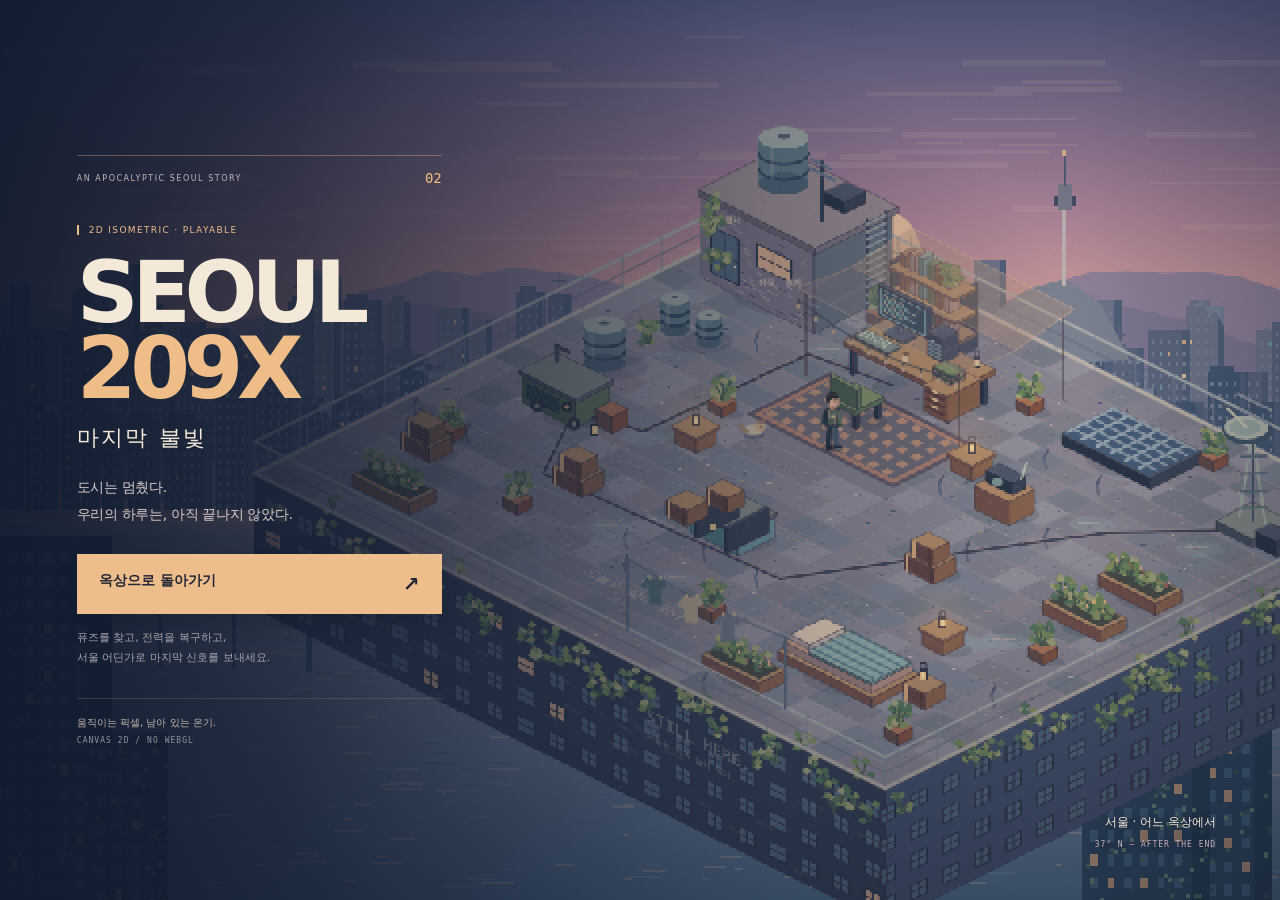
<file: index.html>
<!doctype html><html lang="ko"><head><meta charset="utf-8"><meta name="viewport" content="width=device-width,initial-scale=1"><meta name="theme-color" content="#191e2e"><title>SEOUL 209X — 마지막 불빛 · 2D</title><style>body{background:#191e2e;color:#edbe8b;font:16px system-ui;margin:15vh 10vw}a{color:inherit}</style></head><body><h1>SEOUL 209X · 마지막 불빛</h1><p><a href="./2d/">2D 게임 시작하기</a></p><p><a href="./archive/threejs-rooftop.html">이전 3D 버전</a></p><script>location.replace('./2d/'+location.search+location.hash);</script></body></html>
</file>
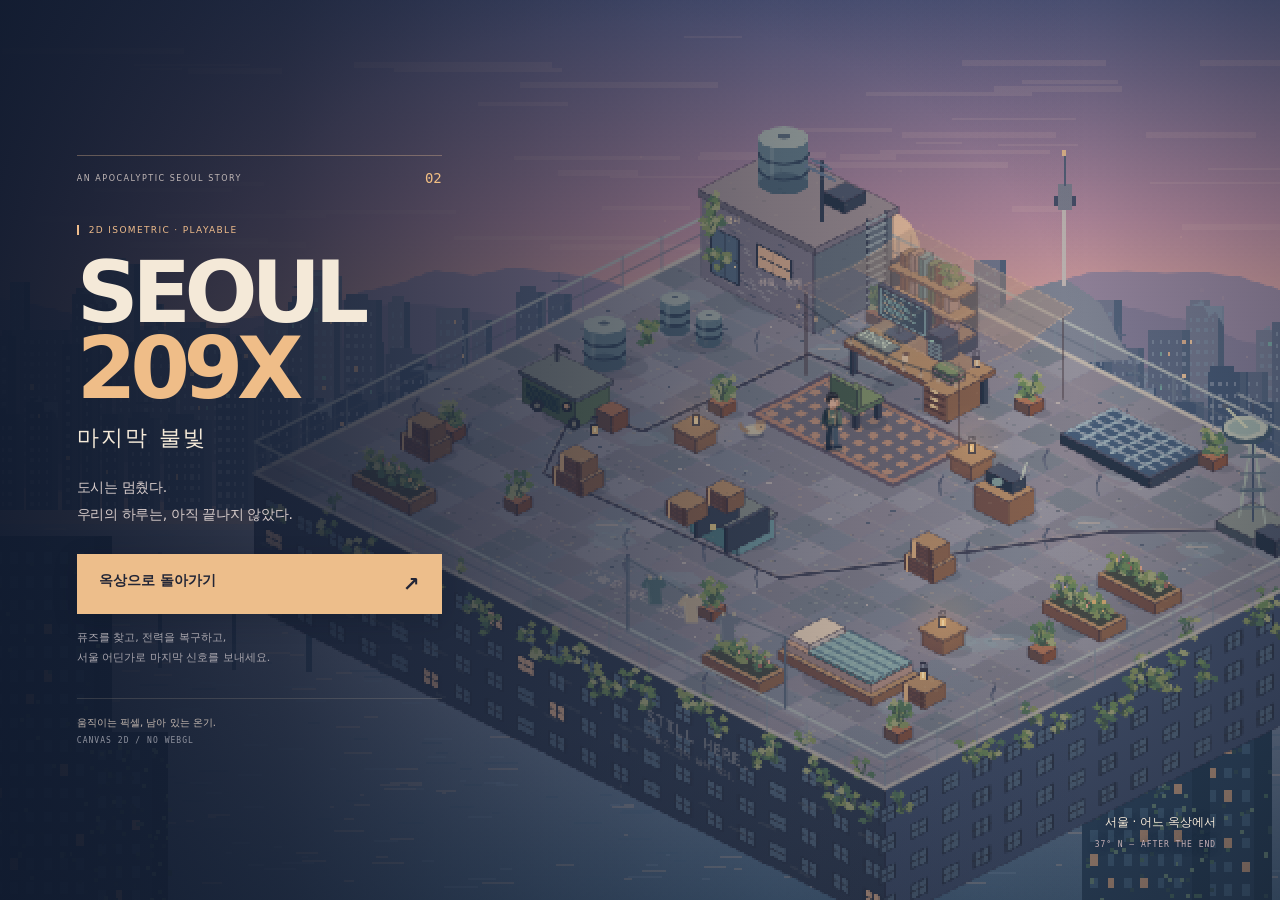
<file: 2d/index.html>
<!doctype html>
<html lang="ko"><head><meta charset="utf-8"><meta name="viewport" content="width=device-width,initial-scale=1,viewport-fit=cover"><meta name="theme-color" content="#191e2e"><title>SEOUL 209X — 마지막 불빛 · 2D</title><link rel="icon" href="data:image/svg+xml,%3Csvg xmlns='http://www.w3.org/2000/svg' viewBox='0 0 40 40'%3E%3Crect width='40' height='40' rx='8' fill='%23191e2e'/%3E%3Cpath d='M5 20 20 12 35 20 20 28Z' fill='%23eeb985'/%3E%3C/svg%3E"><link rel="stylesheet" href="style.css"></head>
<body>
<canvas id="world" aria-label="서울 아포칼립스 옥상 2D 게임"></canvas>
<div class="grain"></div><div class="vignette"></div>
<header id="hud" hidden><div class="brand"><span class="tiny">SEOUL 209X <i> / </i> PIXEL EDITION</span><h1>마지막 불빛</h1><div class="task"><span id="step">01</span><div><small>현재 목표</small><p id="objective">보급 상자에서 퓨즈 찾기</p></div></div><div id="progress"><b></b><b></b><b></b><b></b></div></div><div class="status"><div id="clock">18:42</div><small>생존 287일째</small><div id="power">전력 대기</div></div></header>
<nav id="tools" hidden aria-label="게임 설정"><button id="night" title="황혼 / 야간" aria-label="야간 전환">달빛</button><button id="overview" title="옥상 전체 보기" aria-label="옥상 전체 보기">전체</button><button id="zoomIn" aria-label="확대">＋</button><button id="zoomOut" aria-label="축소">−</button><button id="audio" aria-pressed="false">소리 OFF</button><button id="help" aria-label="조작 도움말">?</button></nav>
<div id="near" hidden></div><div id="toast" role="status"></div>
<div id="desktopHint" hidden>W A S D <span>이동</span> · SHIFT <span>달리기</span> · E <span>조작</span> · 클릭 <span>자동 이동</span></div>
<div id="touch" hidden><div id="stick" aria-label="이동 조이스틱"><div class="cross"></div><div id="knob"></div></div><div class="touchRight"><button id="run" aria-pressed="false">달리기</button><button id="action">조작<span>E</span></button></div></div>
<div id="legend" hidden><span class="dot"></span> 남아 있는 작은 일상 <span id="collection">0 / 3</span></div>
<div id="menu"><div class="menuPanel"><div class="issue"><span>AN APOCALYPTIC SEOUL STORY</span><b>02</b></div><div class="tag">2D ISOMETRIC · PLAYABLE</div><h2>SEOUL<br><em>209X</em><span>마지막 불빛</span></h2><p>도시는 멈췄다.<br>우리의 하루는, 아직 끝나지 않았다.</p><button id="start">옥상으로 돌아가기 <span>↗</span></button><small>퓨즈를 찾고, 전력을 복구하고,<br>서울 어딘가로 마지막 신호를 보내세요.</small><div class="menuFoot">움직이는 픽셀, 남아 있는 온기.<span>CANVAS 2D / NO WEBGL</span></div></div><div class="sceneNote">서울 · 어느 옥상에서<br><b>37° N — AFTER THE END</b></div></div>
<div id="shade" hidden><section id="dialog" role="dialog" aria-modal="true" aria-labelledby="dialogTitle"><button id="close" aria-label="닫기">×</button><div class="tiny" id="dialogTag">SURVIVOR'S JOURNAL</div><h2 id="dialogTitle"></h2><p id="dialogText"></p><div id="extra"></div><div id="dialogButtons"></div></section></div>
<script src="game.js"></script></body></html>
</file>
<file: 2d/style.css>
:root{--ink:#f4e9d8;--muted:#afa9ad;--amber:#efbb86;--bg:#1b2230;--line:#eec49933}*{box-sizing:border-box}html,body{width:100%;height:100%;margin:0;overflow:hidden;overscroll-behavior:none;background:var(--bg);color:var(--ink);font-family:system-ui,-apple-system,'Segoe UI',sans-serif;user-select:none;-webkit-user-select:none}button{font:inherit;cursor:pointer;color:inherit;border:1px solid var(--line);background:#1c2331e8;touch-action:manipulation}button:focus-visible{outline:2px solid var(--amber);outline-offset:3px}button:disabled{opacity:.55;cursor:default}[hidden]{display:none!important}#world{position:fixed;inset:0;width:100%;height:100%;image-rendering:pixelated;touch-action:none}.vignette{position:fixed;inset:0;pointer-events:none;background:radial-gradient(ellipse at 50% 42%,transparent 48%,#11182780 100%)}.grain{position:fixed;inset:0;pointer-events:none;opacity:.12;background:repeating-linear-gradient(0deg,transparent,transparent 3px,#070b181a 4px)}.tiny{font-size:10px;letter-spacing:.17em;color:var(--amber);font-weight:700}#hud{position:fixed;inset:22px 25px auto;pointer-events:none;display:flex;justify-content:space-between;align-items:flex-start}.brand{border-left:2px solid var(--amber);padding:15px 19px 14px;background:linear-gradient(90deg,#172031f2,#172031bf);min-width:250px}.brand .tiny{font-size:9px}i{font-style:normal;color:#847a7a}.brand h1{font-size:21px;letter-spacing:-.05em;margin:5px 0 15px}.task{display:flex;align-items:center;gap:13px}#step{font-size:23px;font-weight:300;color:var(--amber)}.task small{font-size:9px;color:var(--muted)}.task p{font-size:12px;margin:3px 0}#progress{display:flex;gap:5px;margin-top:13px}#progress b{height:3px;flex:1;background:#f1ceb525}#progress b.done{background:var(--amber)}.status{text-align:right;padding:10px 0;text-shadow:0 2px 4px #111a29}#clock{font-family:ui-monospace,monospace;font-size:24px;font-weight:600}.status small{font-size:10px;color:#e4c7b5}#power{font-size:10px;margin-top:9px;color:var(--amber)}#tools{position:fixed;right:25px;top:118px;display:flex;gap:5px}#tools button{height:34px;min-width:34px;padding:0 9px;font-size:11px;border-radius:4px;background:#1c2331be}#tools button.on{background:#efbb86;color:#202739}#near{position:fixed;left:50%;bottom:92px;transform:translateX(-50%);padding:10px 17px;background:#182130e8;border:1px solid #efbb8666;color:#f5d7b4;font-size:12px;white-space:nowrap;border-radius:5px;pointer-events:none}#toast{position:fixed;left:50%;top:25%;transform:translate(-50%,-10px);max-width:85vw;padding:13px 21px;font-size:12px;text-align:center;line-height:1.7;background:#15202af0;border:1px solid #efbb8666;opacity:0;pointer-events:none;transition:.25s;z-index:15;border-radius:5px}#toast.show{opacity:1;transform:translate(-50%,0)}#desktopHint{position:fixed;bottom:24px;left:50%;transform:translateX(-50%);font-size:10px;letter-spacing:.12em;white-space:nowrap;color:#e3c9b1;background:#162031d0;padding:12px 17px;border:1px solid #ddba9133;border-radius:4px}#desktopHint span{letter-spacing:0;color:#aca8ad}#legend{position:fixed;bottom:29px;left:25px;display:flex;gap:9px;align-items:center;font-size:10px;color:#d1c6b9}#collection{color:var(--amber)}.dot{width:5px;height:5px;background:#e4ba8c;border-radius:50%}#touch{display:none;position:fixed;bottom:calc(22px + env(safe-area-inset-bottom,0px));left:22px;right:22px;align-items:flex-end;justify-content:space-between;pointer-events:none}#stick{width:126px;height:126px;border:1px solid #f2cf975a;border-radius:50%;background:#17243655;touch-action:none;pointer-events:auto;position:relative;box-shadow:inset 0 0 30px #101a3055}#knob{position:absolute;left:42px;top:42px;width:40px;height:40px;background:#efbc849e;border:1px solid #f5d3a7;border-radius:50%;box-shadow:0 3px 12px #1118;pointer-events:none}.cross{position:absolute;left:22px;right:22px;top:62px;border-top:1px solid #e6c8a233;pointer-events:none}.cross:after{content:'';position:absolute;top:-40px;left:40px;height:80px;border-left:1px solid #e6c8a233}.touchRight{display:flex;align-items:flex-end;gap:11px;pointer-events:auto}#run{border-radius:50%;width:51px;height:51px;font-size:11px;margin-bottom:6px}#run.on{background:var(--amber);color:var(--bg)}#action{border:1px solid #f4c38a;background:#b47c50e3;width:77px;height:77px;border-radius:50%;font-size:15px;font-weight:750;box-shadow:0 0 20px #090f2066}#action span{display:block;font-size:9px;font-weight:400;opacity:.65;margin-top:2px}#menu{position:fixed;inset:0;background:linear-gradient(90deg,#101a2eef 0%,#141d31c9 22%,#141d3140 60%,transparent 85%);z-index:10;display:flex;align-items:center;padding:6vh 6vw}.menuPanel{width:365px;max-width:90vw}.issue{display:flex;align-items:center;gap:20px;border-top:1px solid #f1c49555;padding-top:14px}.issue span{font-size:8px;letter-spacing:.19em;color:#c0b7b6}.issue b{font-family:monospace;font-size:14px;font-weight:400;color:#f2bf83;margin-left:auto}.tag{font-size:9px;letter-spacing:.15em;color:#efbc8b;border-left:2px solid #efbc8b;padding-left:10px;margin-top:39px}.menuPanel h2{font-size:86px;line-height:.88;letter-spacing:-.075em;font-weight:850;margin:20px 0 22px}.menuPanel h2 em{font-style:normal;color:#efbd88}.menuPanel h2>span{display:block;font-size:22px;letter-spacing:.1em;font-weight:500;margin-top:21px}.menuPanel p{font-size:14px;line-height:1.9;color:#d6cbca;letter-spacing:-.025em;margin:27px 0}#start{padding:18px 22px;width:100%;background:#edbe8b;color:#232636;font-weight:750;text-align:left;font-size:14px;border:none;box-shadow:0 6px 25px #090f2033}#start span{float:right;font-size:20px}.menuPanel>small{font-size:11px;line-height:1.8;color:#a7a4ac;display:block;margin-top:14px}.menuFoot{border-top:1px solid #b9a89733;padding-top:17px;margin-top:30px;font-size:10px;color:#c4b8b0}.menuFoot span{display:block;font-family:monospace;font-size:8px;letter-spacing:.13em;margin-top:6px;color:#8f929e}.sceneNote{position:absolute;right:5vw;bottom:5vh;font-size:12px;line-height:1.8;text-align:right;text-shadow:0 1px 8px #162137}.sceneNote b{font-family:monospace;font-weight:400;letter-spacing:.12em;font-size:8px;color:#c3aeb4}#shade{position:fixed;inset:0;display:grid;place-items:center;z-index:20;background:#0e172bbf;backdrop-filter:blur(4px);padding:22px}#dialog{width:420px;max-width:100%;max-height:90dvh;overflow:auto;background:#202938;border:1px solid #dfb68366;padding:30px;box-shadow:0 20px 80px #0008;position:relative;border-radius:4px}#dialog h2{font-size:24px;letter-spacing:-.04em;margin:12px 0 17px}#dialogText{color:#d2c9c2;font-size:13px;line-height:1.9;white-space:pre-line}#close{position:absolute;right:10px;top:8px;border:0;background:transparent;font-size:25px;color:#b8b0aa}#dialogButtons{display:flex;gap:8px;flex-wrap:wrap;margin-top:23px}#dialogButtons button{padding:12px 16px;border-radius:3px;font-size:12px}#dialogButtons .primary{background:var(--amber);color:#1b2434;border:0;font-weight:700}.freq{background:#121d2e;padding:19px;text-align:center;border:1px solid #6085795e}.freq strong{font-family:monospace;font-size:30px;color:#a9cbb9;font-weight:400}.freq small{display:block;font-size:11px;line-height:1.5;color:#94aeb2;margin:9px 0}.freq input{width:100%;accent-color:#efbb86}.freq button{width:39px;height:31px;font-size:18px}.signal{height:60px;display:flex;align-items:center;justify-content:center;gap:5px}.signal i{width:3px;background:#9bc3b1;height:9px;animation:wave .8s ease-in-out infinite alternate}.signal i:nth-child(3n){animation-delay:.3s;height:37px}.signal i:nth-child(2n){animation-delay:.6s;height:22px}@keyframes wave{to{transform:scaleY(.25)}}
@media(pointer:coarse){#touch:not([hidden]){display:flex}#desktopHint,#legend{display:none!important}#near{bottom:calc(176px + env(safe-area-inset-bottom,0px))}#tools{top:auto;bottom:calc(123px + env(safe-area-inset-bottom,0px));right:22px;max-width:170px;flex-wrap:wrap;justify-content:flex-end}#tools button{height:29px;font-size:10px;padding:0 7px;min-width:29px}#hud{inset:calc(13px + env(safe-area-inset-top,0px)) 14px auto}.brand{min-width:0;padding:10px 12px;max-width:235px}.brand h1{font-size:18px;margin-bottom:10px}.task p{font-size:11px}.task{gap:10px}.brand .tiny{font-size:8px}.status small{font-size:8px}#clock{font-size:18px}.status{padding-top:6px}.sceneNote{display:none}.menuPanel{width:315px}.menuPanel h2{font-size:75px}#menu{padding:5vh 8vw}.tag{margin-top:27px}.menuPanel p{margin:21px 0}.menuFoot{margin-top:23px}#toast{top:27%}}
@media(max-width:390px){.brand{max-width:217px}.tiny{font-size:8px}.brand .tiny{font-size:7px}.status #clock{font-size:16px}.task p{font-size:10px}#touch{left:15px;right:15px}.touchRight{gap:8px}#action{width:69px;height:69px}#run{width:45px;height:45px}#stick{transform:scale(.90);transform-origin:bottom left}}
@media(max-height:500px){#menu{padding:20px 6vw}.menuPanel{width:330px}.issue,.menuFoot,.menuPanel>small{display:none}.tag{margin-top:0}.menuPanel h2{font-size:63px;margin:13px 0}.menuPanel h2>span{font-size:17px;margin-top:12px}.menuPanel p{font-size:11px;margin:16px 0}.brand h1{margin:2px 0 7px;font-size:15px}.brand{padding:8px 12px}.task small{display:none}#progress{margin-top:9px}#touch{bottom:13px}#tools{bottom:auto;top:90px}#near{bottom:130px}#stick{transform:scale(.82);transform-origin:bottom left}#clock{font-size:17px}#toast{top:36%}.status{padding:0}#dialog{padding:20px}#dialog h2{font-size:19px}}

#run,#action{padding:0;white-space:nowrap}#toast{width:max-content}.task:focus-visible{outline:1px solid var(--amber);outline-offset:5px}
</file>
